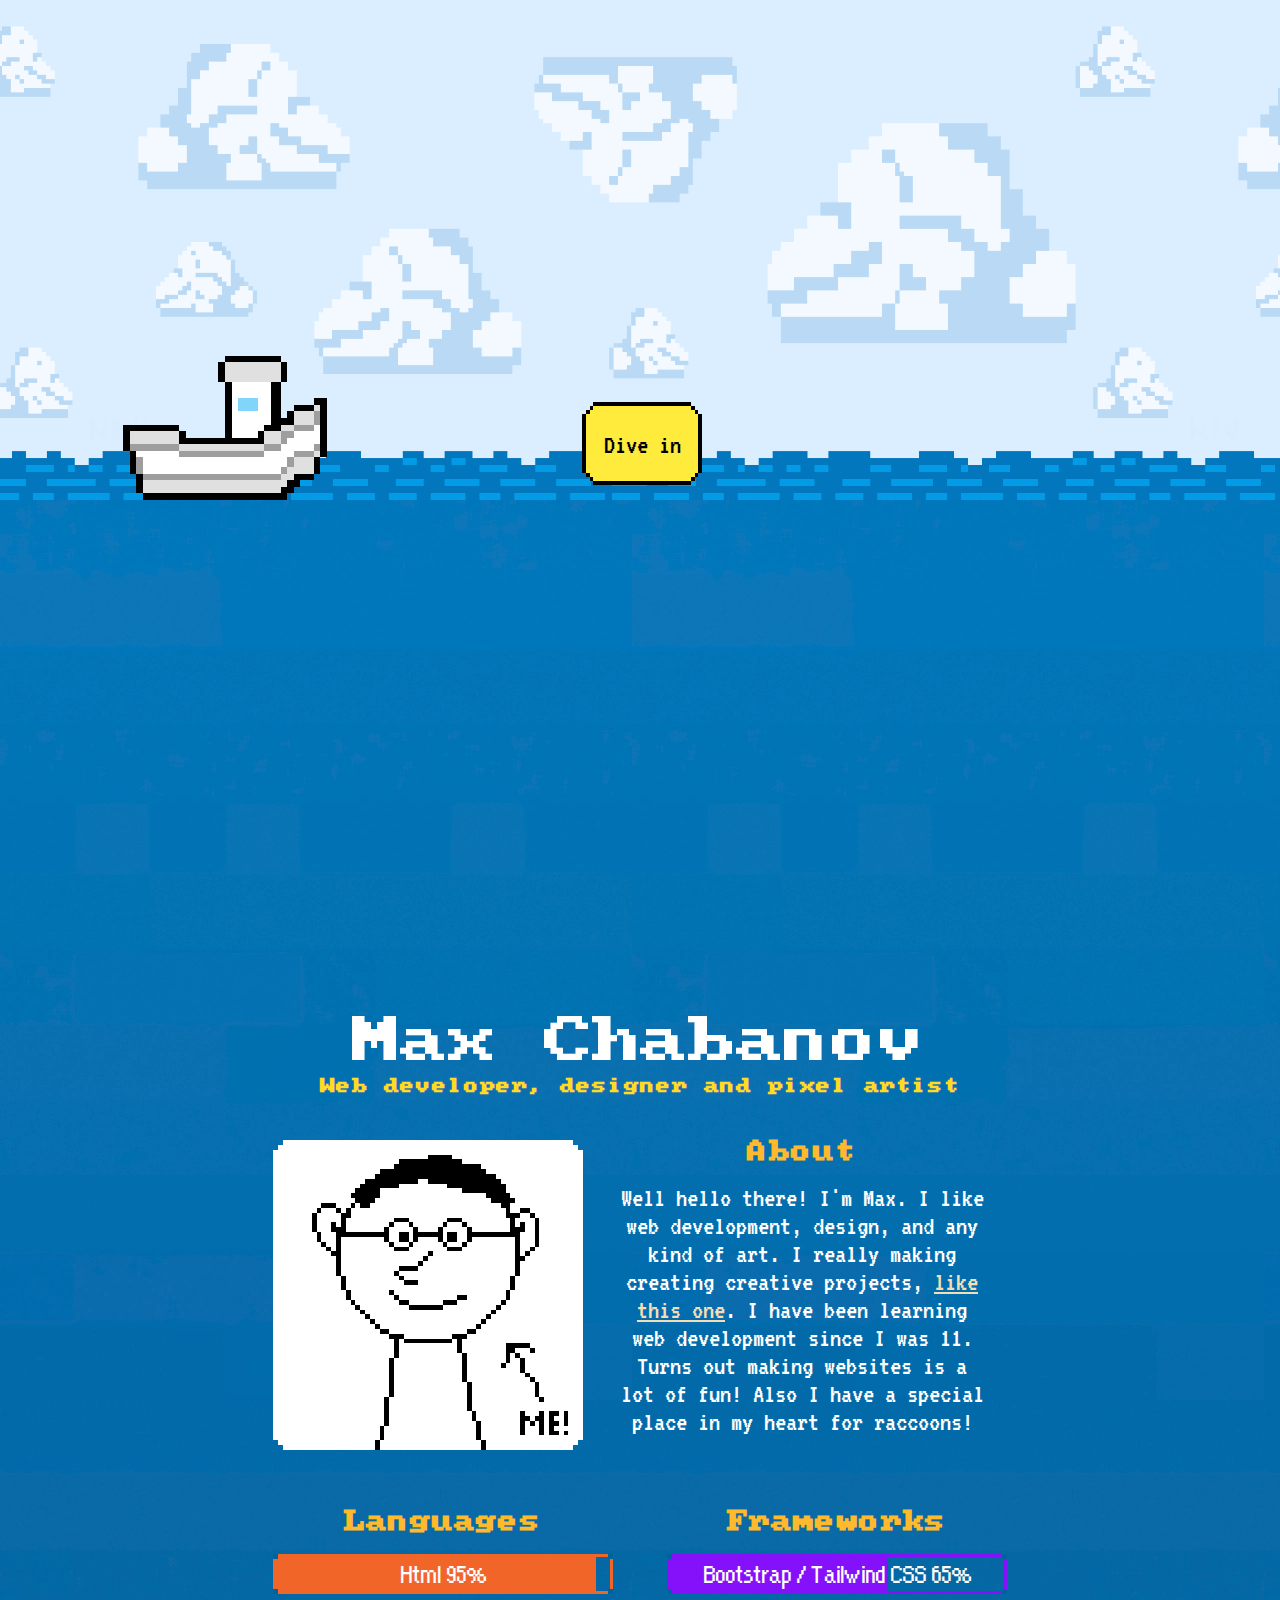
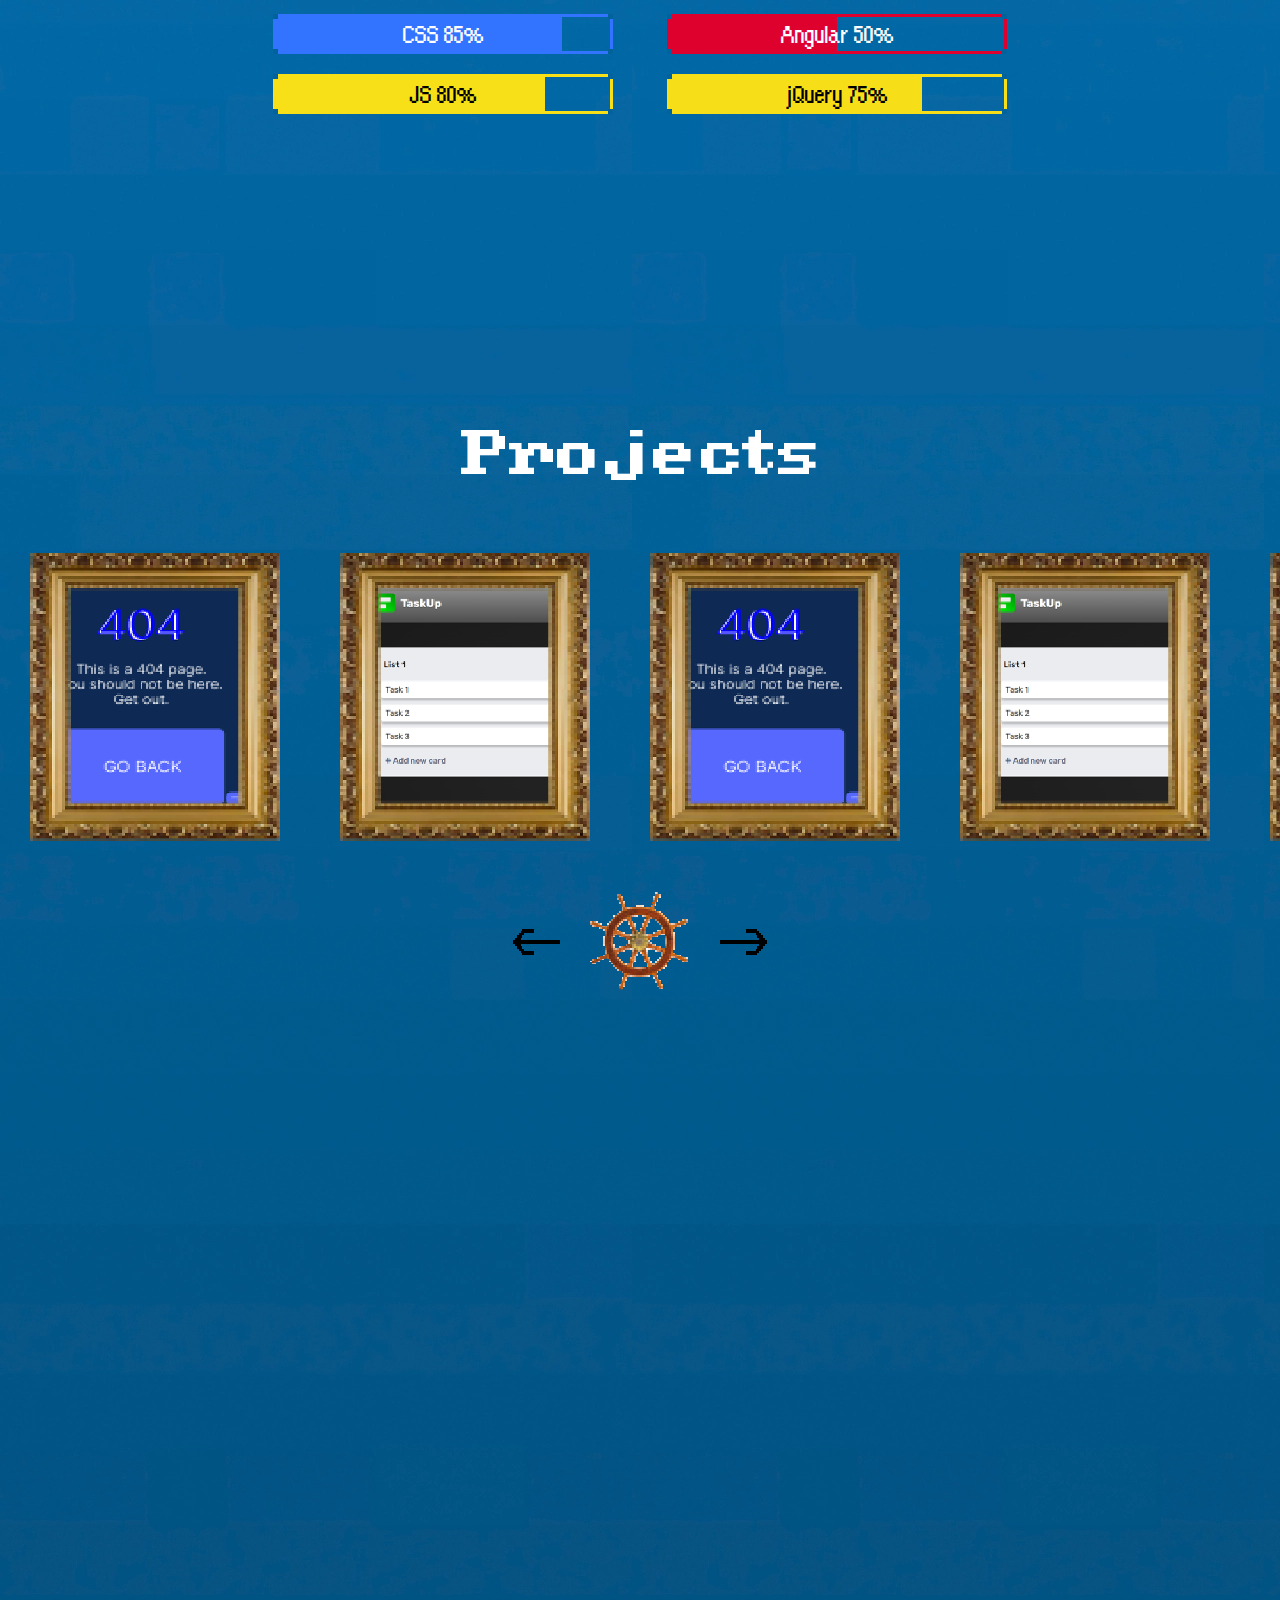
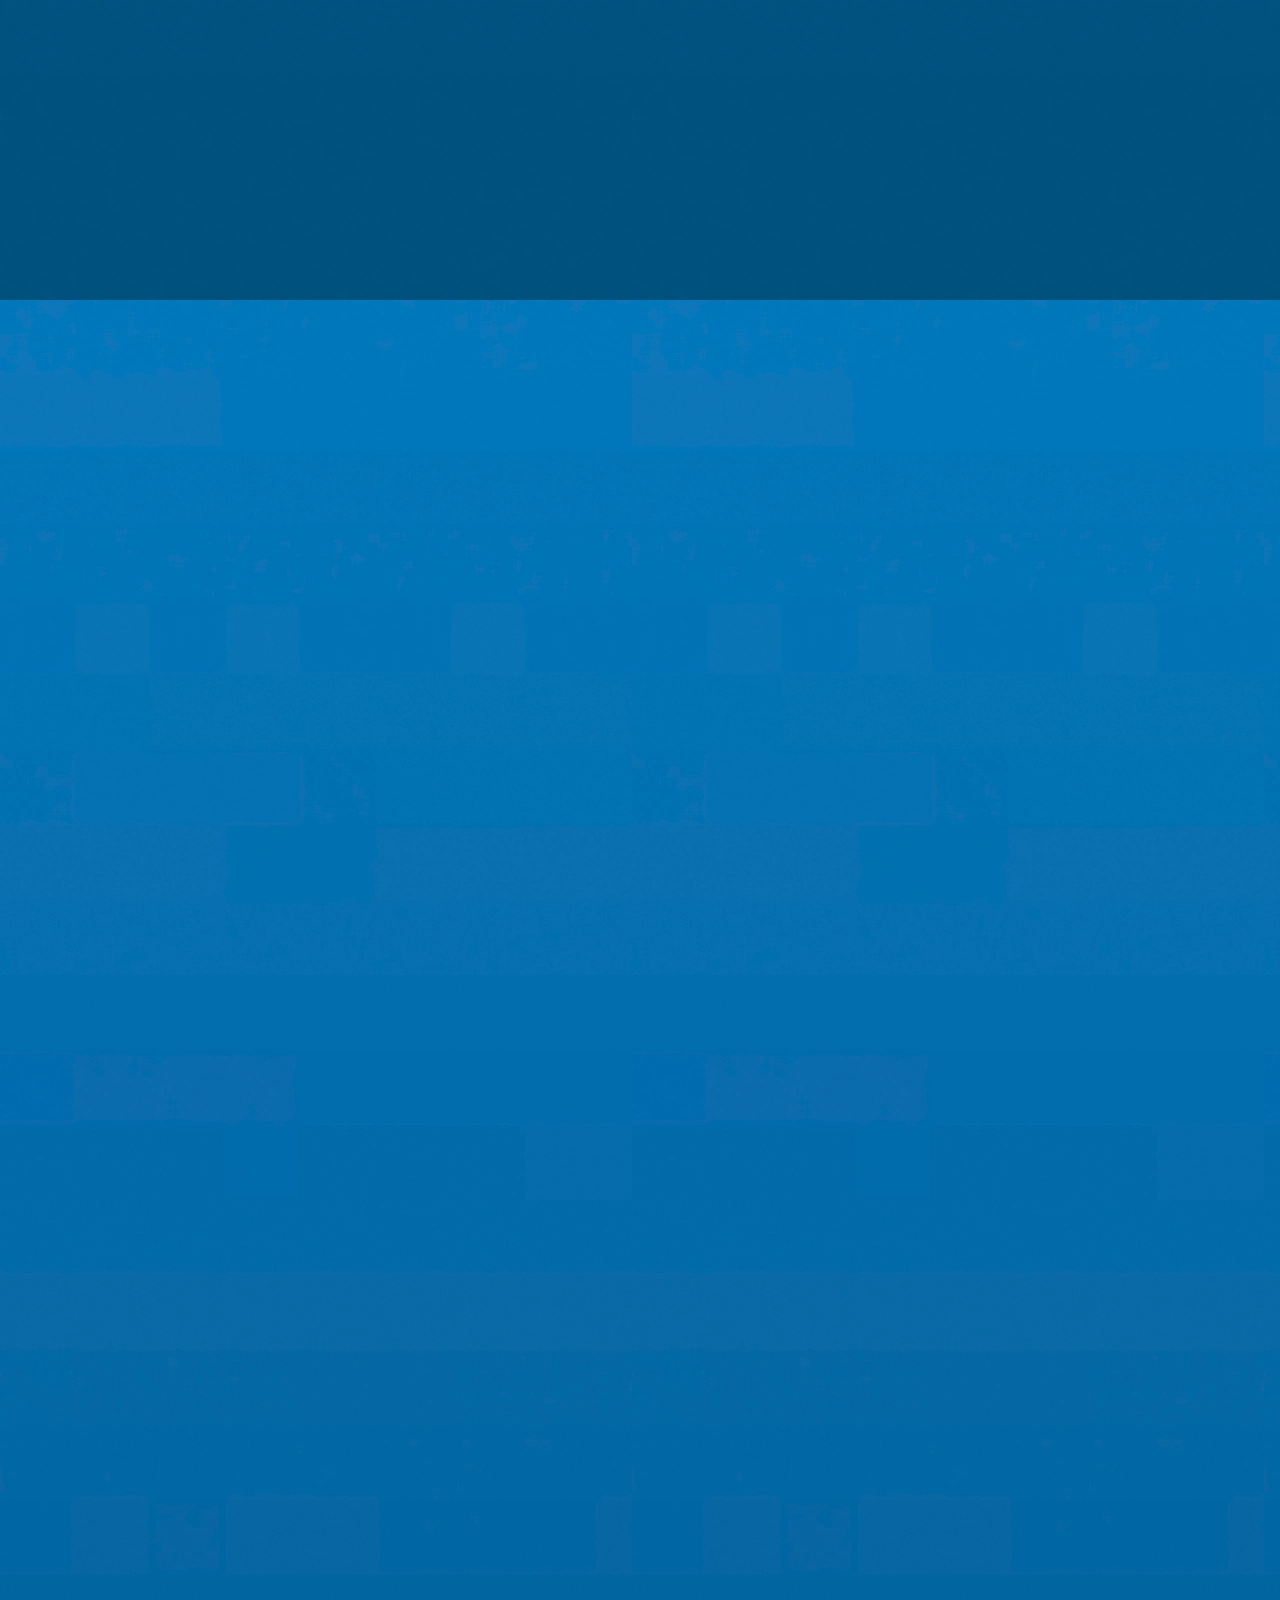
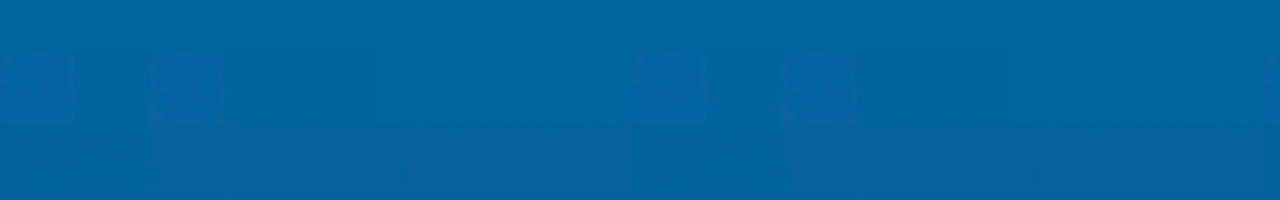
<file: index.html>
<!DOCTYPE html>
<html lang="en">
  <head>
    <meta charset="UTF-8" />
    <meta http-equiv="X-UA-Compatible" content="IE=edge" />
    <meta content="width=device-width, initial-scale=1.0" user-scalable="no" />
    <title>Max Chabanov</title>
    <link rel="icon" href="./assets/images/logo.svg" />
    <link rel="stylesheet" type="text/css" href="styles.css" />

    <!--===Fonts===-->
    <link rel="preconnect" href="https://fonts.googleapis.com" />
    <link rel="preconnect" href="https://fonts.gstatic.com" crossorigin />

    <link
      href="https://fonts.googleapis.com/css2?family=VT323&display=swap"
      rel="stylesheet"
    />
  </head>
  <body>
    <header>
      <img
        src="./assets/images/boat.png"
        alt="boat"
        class="boat"
        draggable="false"
      />
      <button class="dive-in-btn"><p>Dive in</p></button>
    </header>
    <main>
      <img
        src="assets/images/projects/arrow.png"
        alt="up"
        class="arrow arrow-nav arrow-up"
      />
      <img
        src="assets/images/projects/arrow.png"
        alt="down"
        class="arrow arrow-nav arrow-down"
      />

      <img
        src="assets/images/diver.png"
        alt="diver"
        class="diver"
        draggable="false"
      />

      <section class="about" id="about">
        <div class="anchor" id="anchor-about"></div>

        <div class="introduction">
          <h1 class="heading">Max Chabanov</h1>
          <h2 class="sub-heading sub-heading-name">
            Web developer, designer and pixel artist
          </h2>
        </div>
        <div class="info">
          <div class="photo-container">
            <img src="./assets/images/me.png" class="my-photo" alt="photo" />
          </div>

          <div class="general-info">
            <h2 class="sub-heading">About</h2>
            <p class="general-info-text">
              Well hello there! I'm Max. I like web development, design, and any
              kind of art. I really making creating creative projects,
              <a href="https://hackathon404-raccoon.vercel.app/" target="_blank"
                >like this one</a
              >. I have been learning web development since I was 11. Turns out
              making websites is a lot of fun! Also I have a special place in my
              heart for raccoons!
            </p>
          </div>
        </div>

        <div class="skills-info">
          <h2 class="sub-heading">Languages</h2>

          <div class="skill skill-html">
            <div class="pixel pixel-top-left"></div>
            <div class="pixel pixel-top-right"></div>
            <div class="pixel pixel-bottom-left"></div>
            <div class="pixel pixel-bottom-right"></div>

            <p>Html <span class="number">95%</span></p>
          </div>

          <div class="skill skill-css">
            <div class="pixel pixel-top-left"></div>
            <div class="pixel pixel-top-right"></div>
            <div class="pixel pixel-bottom-left"></div>
            <div class="pixel pixel-bottom-right"></div>

            <p>CSS <span class="number">85%</span></p>
          </div>

          <div class="skill skill-js">
            <div class="pixel pixel-top-left"></div>
            <div class="pixel pixel-top-right"></div>
            <div class="pixel pixel-bottom-left"></div>
            <div class="pixel pixel-bottom-right"></div>

            <p>JS <span class="number">80%</span></p>
          </div>
        </div>
        <div class="framework-info">
          <h2 class="sub-heading">Frameworks</h2>

          <div class="skill skill-css-framework">
            <div class="pixel pixel-top-left"></div>
            <div class="pixel pixel-top-right"></div>
            <div class="pixel pixel-bottom-left"></div>
            <div class="pixel pixel-bottom-right"></div>

            <p>Bootstrap / Tailwind CSS <span class="number">65%</span></p>
          </div>

          <div class="skill skill-angular">
            <div class="pixel pixel-top-left"></div>
            <div class="pixel pixel-top-right"></div>
            <div class="pixel pixel-bottom-left"></div>
            <div class="pixel pixel-bottom-right"></div>

            <p>Angular <span class="number">50%</span></p>
          </div>

          <div class="skill skill-jquery">
            <div class="pixel pixel-top-left"></div>
            <div class="pixel pixel-top-right"></div>
            <div class="pixel pixel-bottom-left"></div>
            <div class="pixel pixel-bottom-right"></div>

            <p>jQuery <span class="number">75%</span></p>
          </div>
        </div>
      </section>

      <section class="projects-section">
        <div class="anchor" id="anchor-projects"></div>

        <h1 class="heading" style="word-spacing: -50px">
          Proje
          <span style="letter-spacing: -8px">
            <span style="letter-spacing: -15px">c</span>ts</span
          >
        </h1>

        <div class="projects">
          <div class="project-1 project"></div>

          <div class="project-2 project"></div>

          <div class="project-1 project"></div>

          <div class="project-2 project"></div>

          <div class="project-1 project"></div>

          <div class="project-2 project"></div>

          <div class="project-1 project"></div>

          <div class="project-2 project"></div>
        </div>

        <div class="steering-wheel-container">
          <img
            src="assets/images/projects/arrow.png"
            alt="left"
            class="arrow arrow-left"
          />
          <img
            src="assets/images/projects/steering-wheel.png"
            alt="Steering Wheel"
            class="steering-wheel"
          />
          <img
            src="assets/images/projects/arrow.png"
            alt="right"
            class="arrow arrow-right"
          />
        </div>
      </section>
    </main>

    <script
      src="https://code.jquery.com/jquery-3.6.0.min.js"
      integrity="sha256-/xUj+3OJU5yExlq6GSYGSHk7tPXikynS7ogEvDej/m4="
      crossorigin="anonymous"
    ></script>

    <script type="text/javascript" src="scripts.js"></script>
  </body>
</html>
</file>
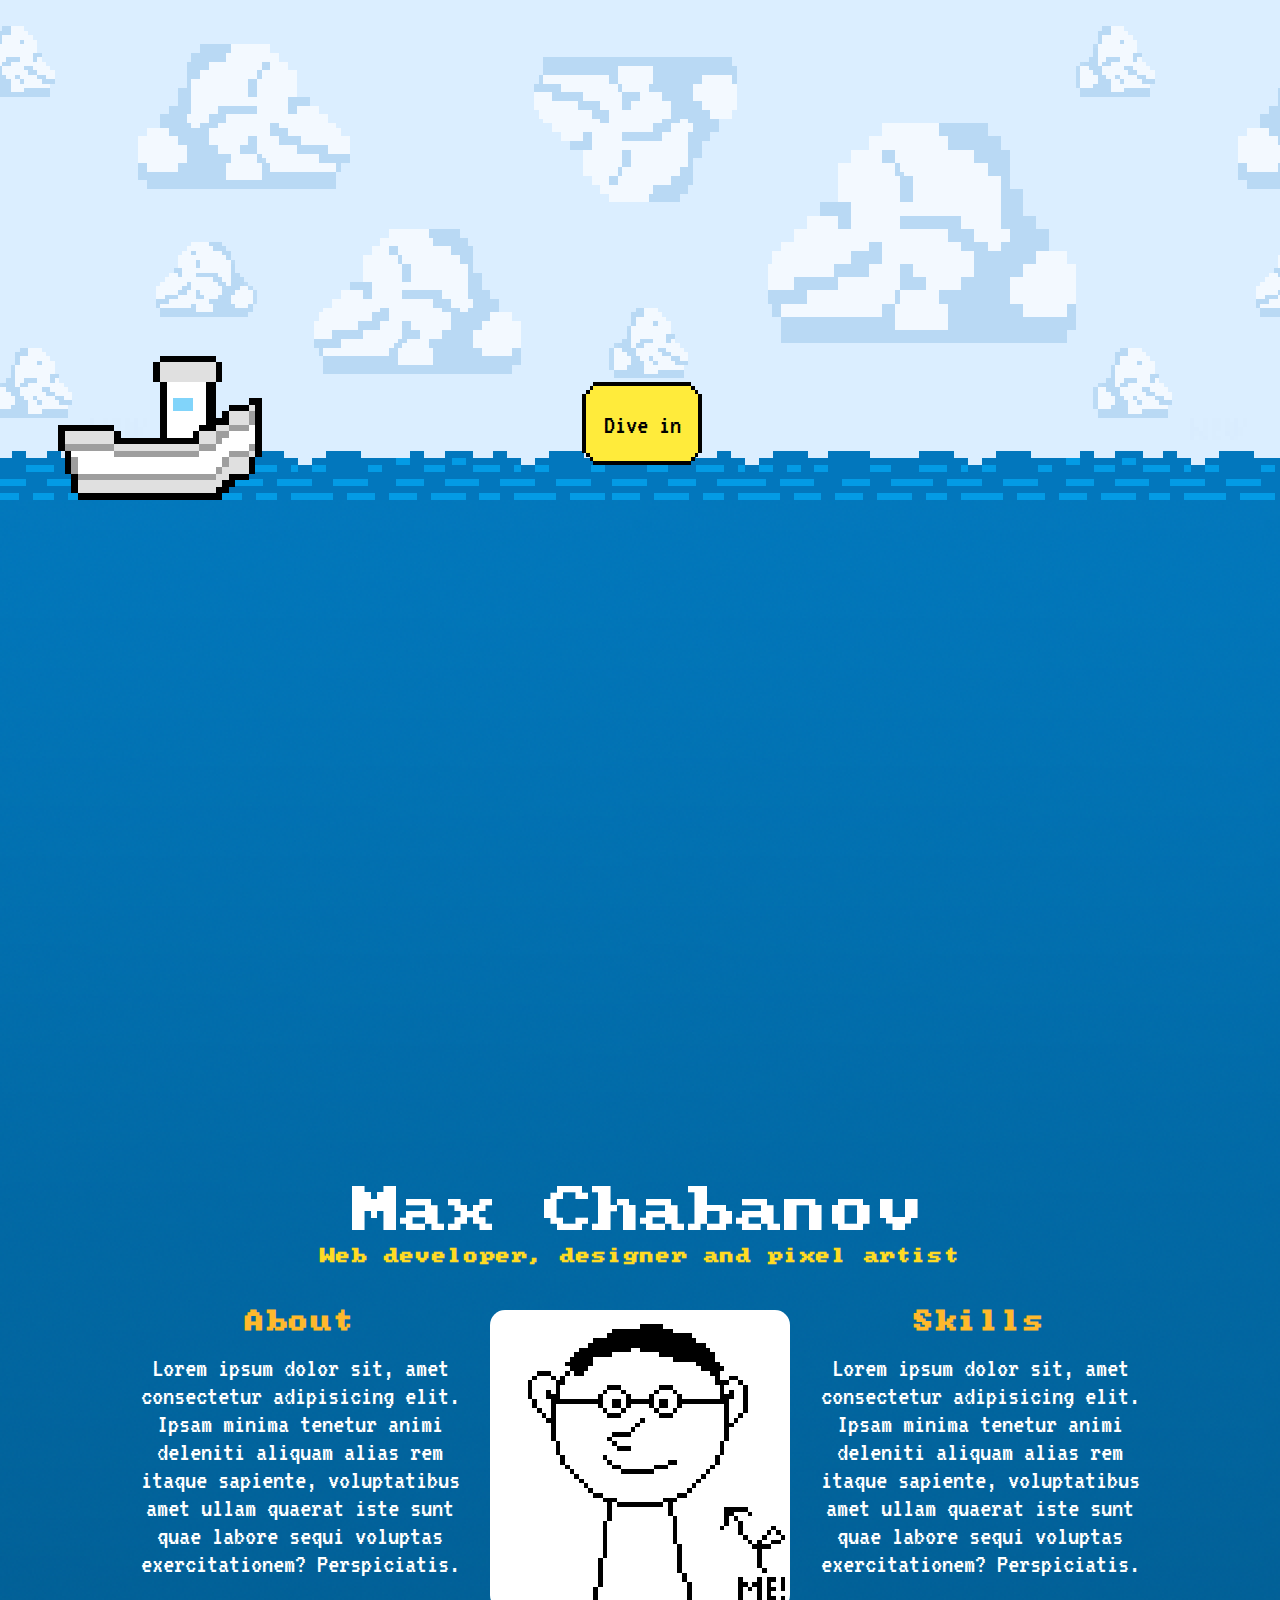
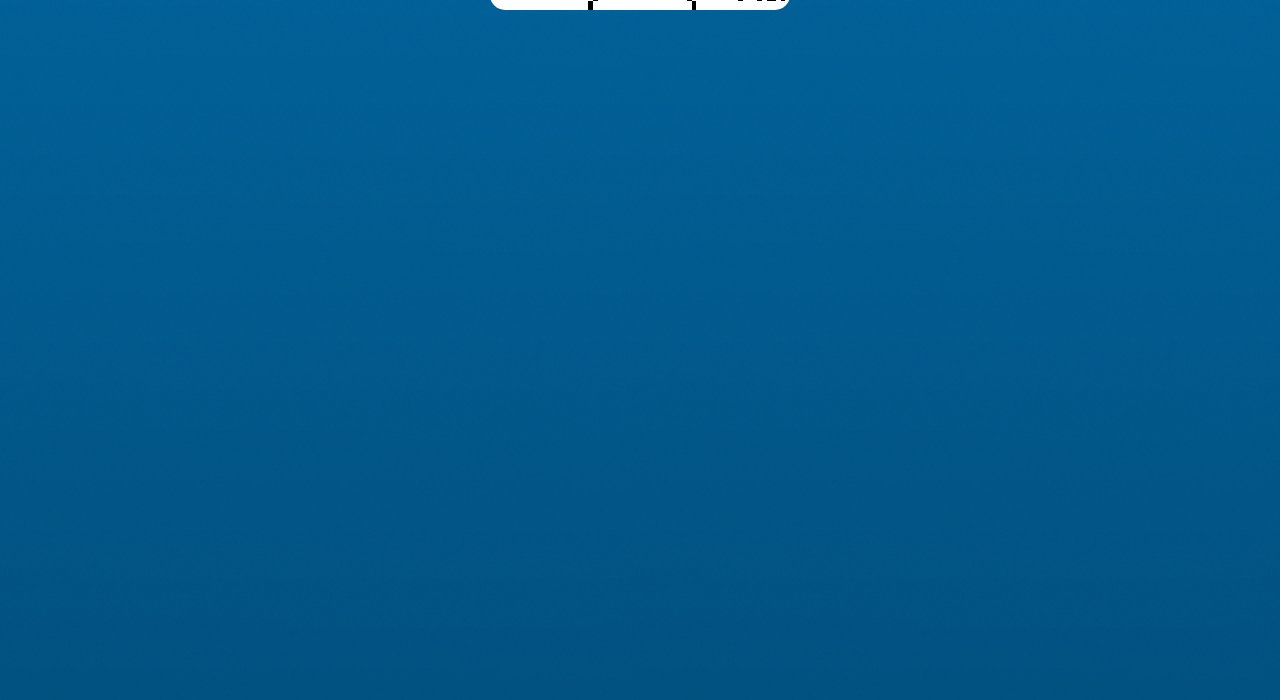
<file: src/index.html>
<!DOCTYPE html>
<html lang="en">
  <head>
    <meta charset="UTF-8" />
    <meta http-equiv="X-UA-Compatible" content="IE=edge" />
    <meta content="width=device-width, initial-scale=1.0" />
    <title>Max Chabanov</title>
    <link rel="icon" href="assets/images/logo.svg" />
    <link rel="stylesheet" type="text/css" href="styles.css" />

    <!--===Fonts===-->
    <link rel="preconnect" href="https://fonts.googleapis.com" />
    <link rel="preconnect" href="https://fonts.gstatic.com" crossorigin />

    <link
      href="https://fonts.googleapis.com/css2?family=Roboto:wght@100;300;400;500;700;900&display=swap"
      rel="stylesheet"
    />
    <link
      href="https://fonts.googleapis.com/css2?family=VT323&display=swap"
      rel="stylesheet"
    />
  </head>
  <body>
    <header>
      <img
        src="assets/images/boat.png"
        alt="boat"
        class="boat"
        draggable="false"
      />
      <button class="dive-in-btn"><p>Dive in</p></button>
    </header>
    <main>
      <section class="about" id="about">
        <div class="introduction">
          <h1 class="heading-name">Max Chabanov</h1>
          <h3 class="sub-heading sub-heading-name">
            Web developer, designer and pixel artist
          </h3>
        </div>
        <div class="info">
          <div class="general-info">
            <h3 class="sub-heading">About</h3>
            <p class="general-info-text">
              Lorem ipsum dolor sit, amet consectetur adipisicing elit. Ipsam
              minima tenetur animi deleniti aliquam alias rem itaque sapiente,
              voluptatibus amet ullam quaerat iste sunt quae labore sequi
              voluptas exercitationem? Perspiciatis.
            </p>
          </div>
          <div class="photo-container">
            <img src="assets/images/me.png" class="my-photo" alt="photo" />
          </div>
          <div class="skills-info">
            <h3 class="sub-heading">Skills</h3>

            <p class="skills-info-text">
              Lorem ipsum dolor sit, amet consectetur adipisicing elit. Ipsam
              minima tenetur animi deleniti aliquam alias rem itaque sapiente,
              voluptatibus amet ullam quaerat iste sunt quae labore sequi
              voluptas exercitationem? Perspiciatis.
            </p>
          </div>
        </div>
      </section>
      <!-- <section class="about">
        <h1 class="heading">Max Chabanov</h1>
        <h3>Web developer, pixel artist and designer</h3>
      </section> -->
    </main>

    <script
      src="https://code.jquery.com/jquery-3.6.0.min.js"
      integrity="sha256-/xUj+3OJU5yExlq6GSYGSHk7tPXikynS7ogEvDej/m4="
      crossorigin="anonymous"
    ></script>

    <script type="text/javascript" src="scripts.js"></script>
  </body>
</html>
</file>
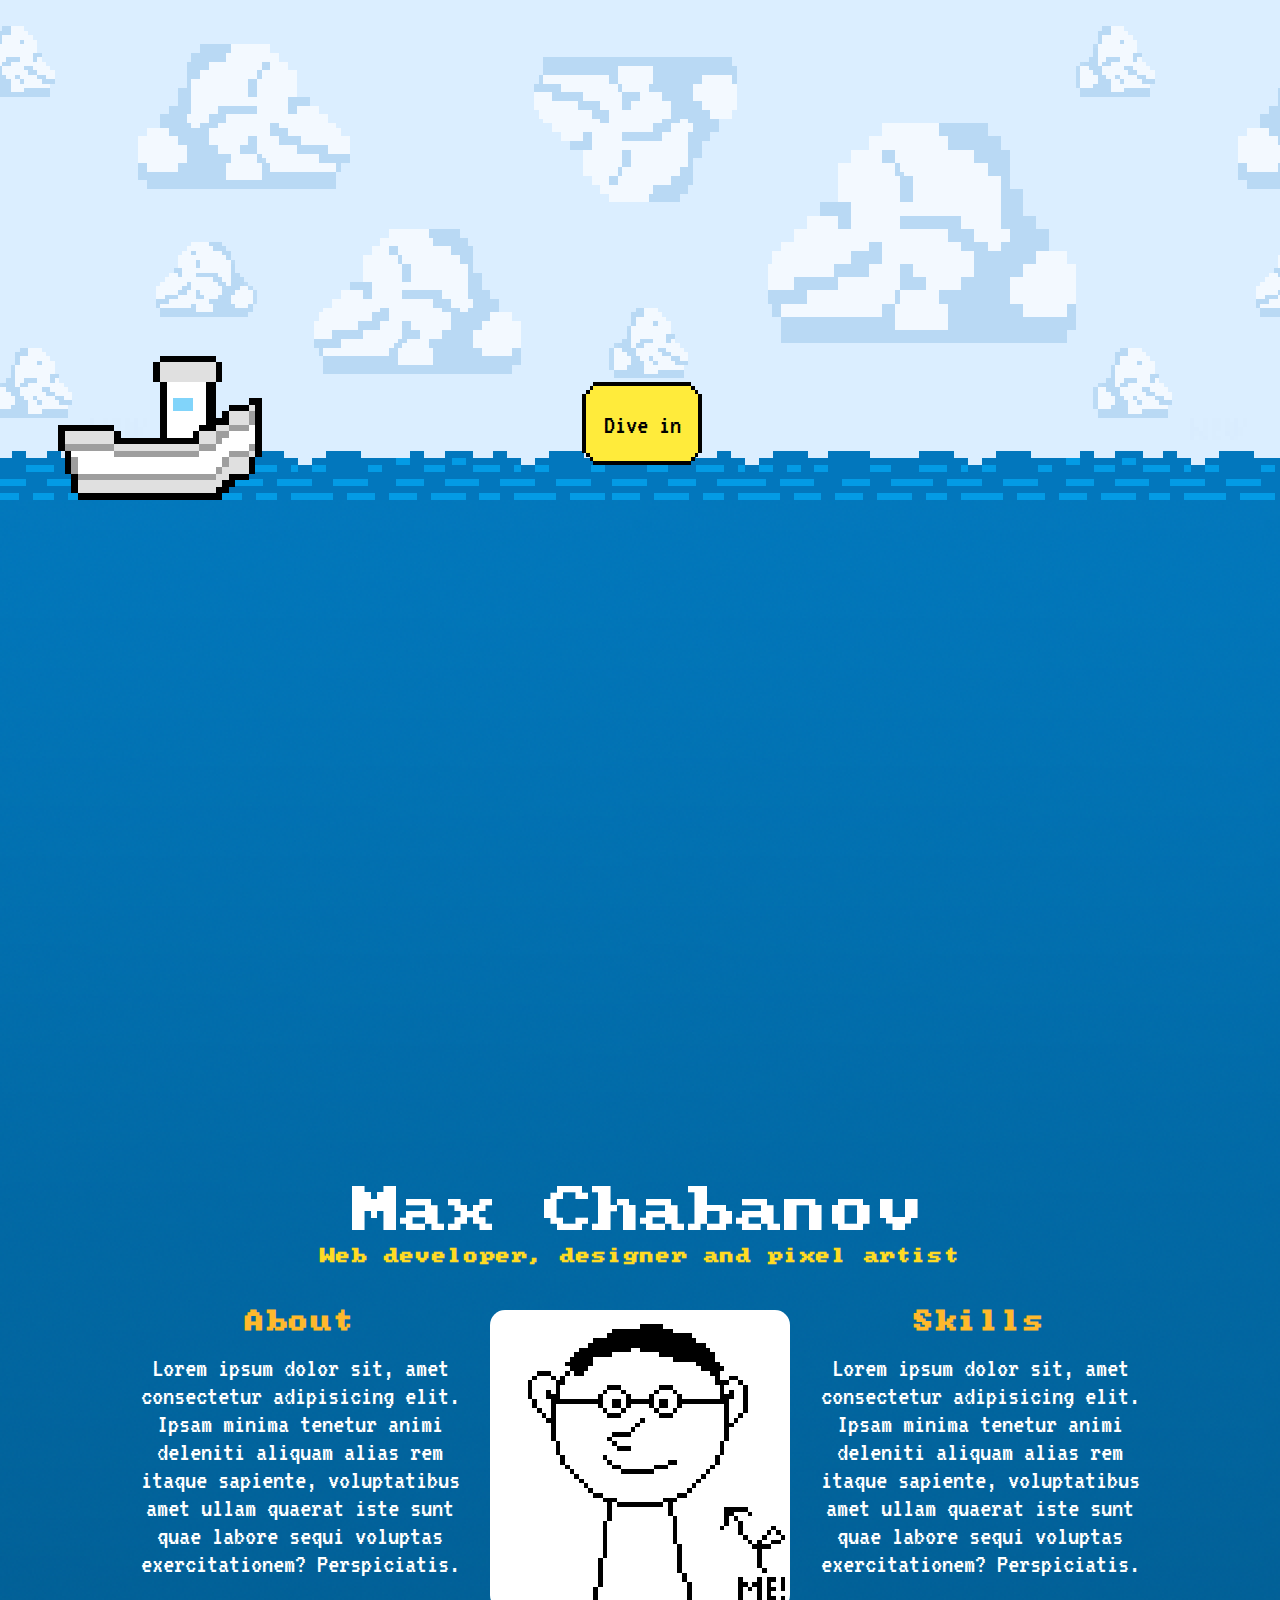
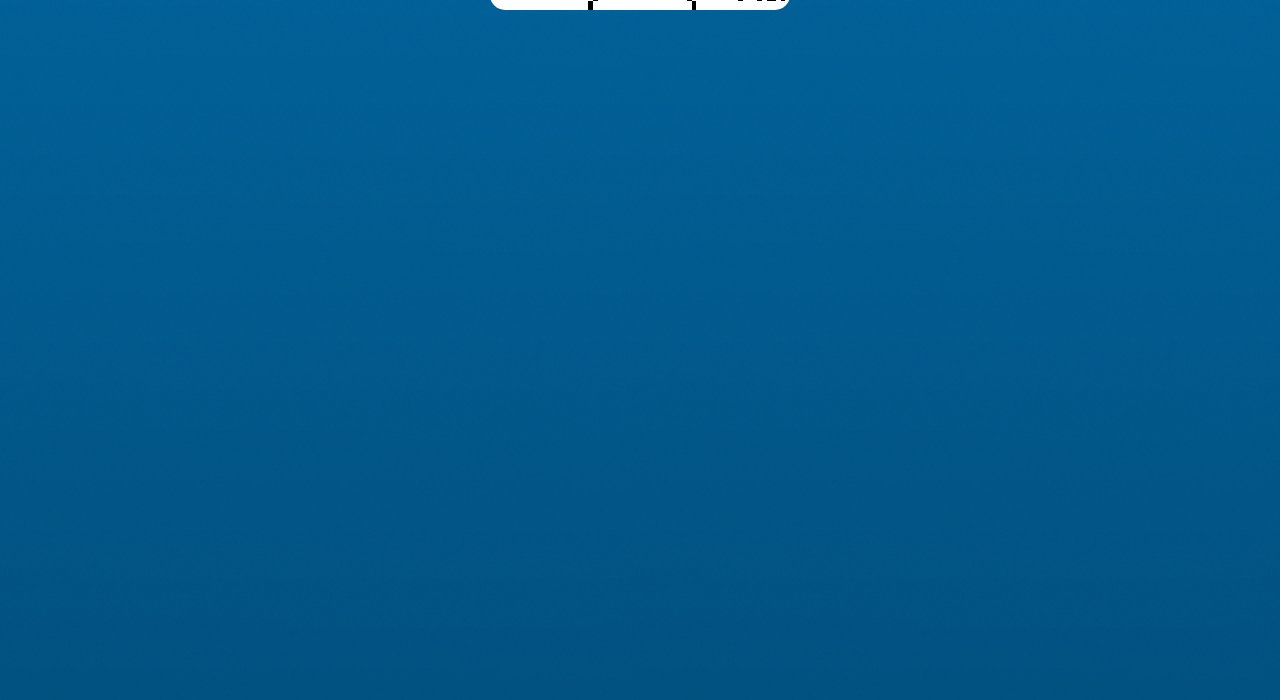
<file: src/app/index.html>
<!DOCTYPE html>
<html lang="en">
  <head>
    <meta charset="UTF-8" />
    <meta http-equiv="X-UA-Compatible" content="IE=edge" />
    <meta content="width=device-width, initial-scale=1.0" />
    <title>Max Chabanov</title>
    <link rel="icon" href="./assets/images/logo.svg" />
    <link rel="stylesheet" type="text/css" href="styles.css" />

    <!--===Fonts===-->
    <link rel="preconnect" href="https://fonts.googleapis.com" />
    <link rel="preconnect" href="https://fonts.gstatic.com" crossorigin />

    <link
      href="https://fonts.googleapis.com/css2?family=Roboto:wght@100;300;400;500;700;900&display=swap"
      rel="stylesheet"
    />
    <link
      href="https://fonts.googleapis.com/css2?family=VT323&display=swap"
      rel="stylesheet"
    />
  </head>
  <body>
    <header>
      <img
        src="../assets/images/boat.png"
        alt="boat"
        class="boat"
        draggable="false"
      />
      <button class="dive-in-btn"><p>Dive in</p></button>
    </header>
    <main>
      <section class="about" id="about">
        <div class="introduction">
          <h1 class="heading-name">Max Chabanov</h1>
          <h3 class="sub-heading sub-heading-name">
            Web developer, designer and pixel artist
          </h3>
        </div>
        <div class="info">
          <div class="general-info">
            <h3 class="sub-heading">About</h3>
            <p class="general-info-text">
              Lorem ipsum dolor sit, amet consectetur adipisicing elit. Ipsam
              minima tenetur animi deleniti aliquam alias rem itaque sapiente,
              voluptatibus amet ullam quaerat iste sunt quae labore sequi
              voluptas exercitationem? Perspiciatis.
            </p>
          </div>
          <div class="photo-container">
            <img src="../assets/images/me.png" class="my-photo" alt="photo" />
          </div>
          <div class="skills-info">
            <h3 class="sub-heading">Skills</h3>

            <p class="skills-info-text">
              Lorem ipsum dolor sit, amet consectetur adipisicing elit. Ipsam
              minima tenetur animi deleniti aliquam alias rem itaque sapiente,
              voluptatibus amet ullam quaerat iste sunt quae labore sequi
              voluptas exercitationem? Perspiciatis.
            </p>
          </div>
        </div>
      </section>
      <!-- <section class="about">
        <h1 class="heading">Max Chabanov</h1>
        <h3>Web developer, pixel artist and designer</h3>
      </section> -->
    </main>

    <script
      src="https://code.jquery.com/jquery-3.6.0.min.js"
      integrity="sha256-/xUj+3OJU5yExlq6GSYGSHk7tPXikynS7ogEvDej/m4="
      crossorigin="anonymous"
    ></script>

    <script type="text/javascript" src="scripts.js"></script>
  </body>
</html>
</file>
<file: styles.css>
/* =====Global===== */
* {
  margin: 0;
  padding: 0;
  box-sizing: border-box;
}

body {
  /* overflow: hidden; */
  overflow-x: hidden;
  scroll-behavior: smooth;

  font-family: "Roboto";
  image-rendering: pixelated;

  color: white;
}

:root {
  --text-light: hsl(190, 77%, 88%);
  --sky-bg: hsl(208deg 100% 93%);
  --background: linear-gradient(
    180deg,
    hsl(202deg 98% 37%),
    hsl(202deg 98% 25%)
  );

  --text-lg: 50px;
  --text-big: 22px;
}

a {
  color: wheat;
}
a:hover {
  color: hsl(39, 80%, 76%);
}

.anchor {
  width: 100%;
  height: 5px;

  margin-bottom: 10px;
}

@font-face {
  font-family: "heading-pixel";
  src: url(./assets/fonts/pcsenior.ttf);
}

@font-face {
  font-family: "subheading-pixel";
  src: url(./assets/fonts/FFFFORWA.TTF);
}

@font-face {
  font-family: "text-pixel";
  src: url(./assets/fonts/orange-kid.ttf);
}

/* Scrollbar */
::-webkit-scrollbar {
  width: 0;
}
::-webkit-scrollbar-track {
  width: 0;
}

/* Diver */
.diver {
  width: 60px;

  position: fixed;
  left: 150px;
  top: calc(50% - 80px);

  transition: 500ms;

  transform: scale(-1, 0);
  z-index: 0;

  animation-direction: forwards;
}

/* =====Header===== */
header {
  position: relative;

  display: flex;

  height: 500px;

  align-items: flex-end;

  background-color: var(--sky-bg);
  background-repeat: repeat-x;
  background-image: url(./assets/images/waves.png),
    url(./assets/images/clouds.png);
  background-position: bottom, top;
  background-size: 670px, 1100px;

  animation: waves 3s linear infinite forwards,
    clouds 400s linear infinite forwards;

  image-rendering: auto;
}

.boat {
  width: 210px;
  height: 210px;

  margin-left: 120px;

  animation: float 3s linear infinite;

  image-rendering: pixelated;
  z-index: 1;
}

.dive-in-btn {
  position: absolute;
  left: calc(50% - 78px);

  border: none;

  background-image: url(./assets/images/button.png);
  background-repeat: no-repeat;
  background-position: top;
  background-size: 120px;
  background-color: transparent;

  padding: 40px 40px 41px 42px;

  user-select: none;

  cursor: pointer;

  animation: float 3s linear infinite;

  image-rendering: pixelated;
}

.dive-in-btn p {
  font-size: 28px;
  font-family: "VT323";
}

.dive-in-btn:hover {
  background-position: bottom;
}

/* ===== Main ===== */
main {
  display: flex;
  flex-direction: column;
  height: 500vh;

  align-items: center;

  background: url(./assets/images/bg.webp);
}

/* about section */

.about {
  margin-top: 500px;
}

.introduction {
  display: flex;

  flex-direction: column;
  align-items: center;
}

.heading {
  display: flex;
  justify-content: center;

  color: white;
  font-size: var(--text-lg);
  font-weight: 500;
  font-family: "heading-pixel";
  letter-spacing: -2px;
}

.sub-heading {
  color: #ffb92c;

  font-size: var(--text-big);
  letter-spacing: 0;
  font-family: "heading-pixel";
}

.sub-heading-name {
  color: #ffdb24;

  margin-top: 10px;

  font-family: "heading-pixel";
  font-size: 16px;
  letter-spacing: 0px;
}

.info {
  width: 50vw;

  display: flex;

  justify-content: space-between;

  color: white;

  margin-top: 45px;

  font-family: "VT323";
  font-size: 28px;
}

/* general info */
.general-info,
.skills-info,
.framework-info {
  max-width: 370px;

  display: inline-flex;

  margin-right: 20px;

  flex-direction: column;
  align-items: center;

  text-align: center;
}

.framework-info {
  margin-left: 50px;
  margin-right: 0px;
}

.general-info-text,
.skills-info-text {
  font-size: 28px;
  margin-top: 20px;
}

/* photo */

.photo-container {
  height: 310px;

  position: relative;
}

.my-photo {
  width: 310px;
}

/* skills info */
.skills-info {
  margin-top: 60px;
  margin-right: 0;
}

.skill {
  position: relative;

  width: 340px;
  height: 40px;

  display: flex;

  align-items: center;
  justify-content: center;

  margin-top: 20px;
  padding-bottom: 4px;

  font-family: "text-pixel";
  font-size: 28px;

  outline-offset: -3px;
}

.pixel {
  position: absolute;

  width: 5px;
  height: 5px;

  background: #01629c;
}

.pixel-top-left {
  top: 0;
  left: 0;
}

.pixel-top-right {
  top: 0;
  left: calc(100% - 5px);
}

.pixel-bottom-left {
  top: calc(100% - 5px);
  left: 0;
}

.pixel-bottom-right {
  top: calc(100% - 5px);
  left: calc(100% - 5px);
}

.skill-html {
  background: linear-gradient(to right, #f16529 95%, transparent 0%);
  outline: solid #f16529;
}
.skill-css {
  background: linear-gradient(to right, #3273ff 85%, transparent 0%);
  outline: solid #3273ff;
}
.skill-js {
  background: linear-gradient(to right, #f7e018 80%, transparent 0%);
  outline: solid #f7e018;
  color: black;
}

.skill-css-framework {
  background: linear-gradient(to right, #8411fa 65%, transparent 0%);
  outline: solid #8411fa;
}
.skill-angular {
  background: linear-gradient(to right, #de002d 50%, transparent 0%);
  outline: solid #de002d;
}
.skill-jquery {
  background: linear-gradient(to right, #f6df18 75%, transparent 0%);
  outline: solid #f6df18;
  color: black;
}

/* projects section */
.projects-section {
  max-width: 100vw;

  margin-top: 300px;
}

.projects {
  width: 200vw;
  max-width: 300vw;

  display: flex;

  margin-top: 70px;

  transition: 1s;
}

.project {
  display: flex;
  justify-content: center;
  align-items: center;

  width: 250px;
  height: 290px;

  background-repeat: no-repeat;
  background-size: 250px, 210px;
  background-position: center;
  margin: 0 30px;
}

.project-1 {
  background-image: url(assets/images/projects/frame.png),
    url(assets/images/projects/project-404.png);
}

.project-2 {
  background-image: url(assets/images/projects/frame.png),
    url(assets/images/projects/project-trello.png);
}

.project-img {
  width: 170px;
  height: 220px;
}

.steering-wheel-container {
  display: flex;
  justify-content: center;
  align-items: center;
  margin-top: 50px;
}
.steering-wheel {
  width: 100px;
}

.arrow {
  width: 70px;
  height: 60px;

  margin: 0 25px;

  cursor: pointer;

  transition: left 1s, height 300ms;
}
.arrow-left {
  transform: rotate(90deg);
}
.arrow-right {
  transform: rotate(-90deg);
}

.arrow-right:hover,
.arrow-left:hover {
  height: 65px;
}

.arrow-nav {
  position: fixed;
  left: -100%;
  top: 10px;

  margin: 0;
}

.arrow-up {
  transform: rotate(-180deg);
}
.arrow-up:hover {
  height: 65px;
}

.arrow-down {
  top: calc(100% - 70px);
}
.arrow-down:hover {
  height: 65px;
}

/* Responsive */
@media screen and (min-width: 865px) {
  .info {
    width: auto;
  }
}

/* Keyframes */

@keyframes float {
  0% {
    margin-bottom: 15px;
  }
  50% {
    margin-bottom: 20px;
  }
  100% {
    margin-bottom: 15px;
  }
}

/* Animations */
@keyframes waves {
  0% {
    background-position-y: 285px, top;
  }
  50% {
    background-position-y: bottom, top;
  }
  100% {
    background-position-y: 285px, top;
  }
}

@keyframes clouds {
  0% {
    background-position-x: center, 0px;
  }
  100% {
    background-position-x: center, 1100px;
  }
}

@keyframes appear {
  0% {
    transform: scale(-1, 0);
    top: calc(65% - 80px);
  }
  20% {
    transform: scale(-1, 1);
    top: calc(57% - 80px);
  }
  45% {
    transform: scale(-1.2, 1);
  }
  46% {
    transform: scale(-1, 1);
  }
  100% {
    transform: scale(-1, 1);
    top: calc(57% - 80px);
  }
}

@keyframes dive {
  0% {
    top: calc(57% - 80px);
    transform: scale(-1, 1);
  }
  80% {
    top: calc(57% - 80px);
    transform: scale(-1, 0.6);
  }
  90% {
    top: calc(57% - 80px);
    transform: scale(-1, 1.1);
  }
  100% {
    top: calc(57% - 80px);
    transform: scale(-1, 1.1);
  }
}

@keyframes jump {
  0% {
    transform: scale(-1, 1) rotate(0deg);
    top: calc(57% - 80px);
  }
  30% {
    top: calc(45% - 80px);
  }
  100% {
    transform: scale(-1, 1) rotate(360deg);
    left: 20px;
    top: calc(70% - 80px);
  }
}

@keyframes swimUp {
  0% {
    top: calc(70% - 80px);
    transform: scale(-1, 1);
  }
  100% {
    top: calc(50% - 60px);
    transform: scale(1, 1);
  }
}
</file>
<file: src/styles.css>
/* =====Global===== */
* {
  margin: 0;
  padding: 0;
  box-sizing: border-box;
}

body {
  /* overflow: hidden; */
  scroll-behavior: smooth;

  font-family: "Roboto";
  image-rendering: pixelated;
}

:root {
  --text-light: hsl(190, 77%, 88%);
  --sky-bg: hsl(208deg 100% 93%);
  --background: linear-gradient(
    180deg,
    hsl(202deg 98% 37%),
    hsl(202deg 98% 25%)
  );

  --text-lg: 50px;
  --text-big: 22px;
}

@font-face {
  font-family: "heading-pixel";
  src: url(assets/fonts/pcsenior.ttf);
}

@font-face {
  font-family: "subheading-pixel";
  src: url(assets/fonts/FFFFORWA.TTF);
}

@font-face {
  font-family: "text-pixel";
  src: url(assets/fonts/prstart.ttf);
}

/* Scrollbar */
::-webkit-scrollbar {
  width: 0;
}

/* =====Header===== */
header {
  position: relative;

  display: flex;

  height: 500px;

  align-items: flex-end;

  background-color: var(--sky-bg);
  background-repeat: repeat-x;
  background-image: url(assets/images/waves.png), url(assets/images/clouds.png);
  background-position: bottom, top;
  background-size: 670px, 1100px;
}

.clouds {
  width: 100vw;
  display: flex;
}

.boat {
  width: 210px;
  height: 210px;

  margin-left: 55px;

  animation: float 3s linear infinite;
}

.dive-in-btn {
  position: absolute;
  left: calc(50% - 78px);

  border: none;
  border-radius: 5px;

  background-image: url(assets/images/button.png);
  background-repeat: no-repeat;
  background-position: top;
  background-size: 120px;
  background-color: transparent;

  margin-bottom: 20px;

  padding: 40px 40px 41px 42px;

  user-select: none;

  cursor: pointer;

  animation: float 2s linear 1s infinite;
}

.dive-in-btn p {
  font-size: 28px;
  font-family: "VT323";
}

.dive-in-btn:hover {
  background-position: bottom;
}

/* ===== Main ===== */
main {
  display: flex;
  flex-direction: column;
  height: 200vh;

  align-items: center;
  justify-content: center;

  background: url(assets/images/bg.png);
}

/* 1 section */
.about {
  color: white;

  font-family: "Roboto";
}

.introduction {
  display: flex;

  flex-direction: column;
  align-items: center;
}

.heading-name {
  font-size: var(--text-lg);
  font-weight: 500;
  font-family: "heading-pixel";
  letter-spacing: -2px;
}

.sub-heading {
  color: #ffb92c;

  font-size: var(--text-big);
  letter-spacing: 0;
  font-family: "heading-pixel";
}

.sub-heading-name {
  color: #ffdb24;

  margin-top: 10px;

  font-family: "heading-pixel";
  font-size: 16px;
  letter-spacing: 0px;
}

.info {
  width: 50vw;

  display: flex;

  justify-content: space-between;

  color: white;

  margin-top: 45px;

  font-family: "VT323";
  font-size: 28px;
}

/* general info */
.general-info,
.skills-info {
  max-width: 340px;

  display: flex;

  margin-right: 20px;

  flex-direction: column;
  align-items: center;

  text-align: center;
}

.general-info-text,
.skills-info-text {
  margin-top: 20px;
}

/* photo */

.my-photo {
  width: 300px;

  background-color: white;

  border-radius: 5%;
}

.arrow-me {
  position: absolute;
}

/* skills info */
.skills-info {
  margin-left: 20px;
  margin-right: 0;
}

/* skills */

.skills-list {
  text-align: left;
}

@keyframes float {
  0% {
    margin-bottom: 20px;
  }
  50% {
    margin-bottom: 25px;
  }
  100% {
    margin-bottom: 20px;
  }
}

/* Responsive */
@media screen and (min-width: 865px) {
  .info {
    width: auto;
  }
}
</file>
<file: src/app/styles.css>
/* =====Global===== */
* {
  margin: 0;
  padding: 0;
  box-sizing: border-box;
}

body {
  /* overflow: hidden; */
  scroll-behavior: smooth;

  font-family: "Roboto";
  image-rendering: pixelated;
}

:root {
  --text-light: hsl(190, 77%, 88%);
  --sky-bg: hsl(208deg 100% 93%);
  --background: linear-gradient(
    180deg,
    hsl(202deg 98% 37%),
    hsl(202deg 98% 25%)
  );

  --text-lg: 50px;
  --text-big: 22px;
}

@font-face {
  font-family: "heading-pixel";
  src: url(../assets/fonts/pcsenior.ttf);
}

@font-face {
  font-family: "subheading-pixel";
  src: url(../assets/fonts/FFFFORWA.TTF);
}

@font-face {
  font-family: "text-pixel";
  src: url(../assets/fonts/prstart.ttf);
}

/* Scrollbar */
::-webkit-scrollbar {
  width: 0;
}

/* =====Header===== */
header {
  position: relative;

  display: flex;

  height: 500px;

  align-items: flex-end;

  background-color: var(--sky-bg);
  background-repeat: repeat-x;
  background-image: url(../assets/images/waves.png),
    url(../assets/images/clouds.png);
  background-position: bottom, top;
  background-size: 670px, 1100px;
}

.clouds {
  width: 100vw;
  display: flex;
}

.boat {
  width: 210px;
  height: 210px;

  margin-left: 55px;

  animation: float 3s linear infinite;
}

.dive-in-btn {
  position: absolute;
  left: calc(50% - 78px);

  border: none;
  border-radius: 5px;

  background-image: url(../assets/images/button.png);
  background-repeat: no-repeat;
  background-position: top;
  background-size: 120px;
  background-color: transparent;

  margin-bottom: 20px;

  padding: 40px 40px 41px 42px;

  user-select: none;

  cursor: pointer;

  animation: float 2s linear 1s infinite;
}

.dive-in-btn p {
  font-size: 28px;
  font-family: "VT323";
}

.dive-in-btn:hover {
  background-position: bottom;
}

/* ===== Main ===== */
main {
  display: flex;
  flex-direction: column;
  height: 200vh;

  align-items: center;
  justify-content: center;

  background: url(../assets/images/bg.png);
}

/* 1 section */
.about {
  color: white;

  font-family: "Roboto";
}

.introduction {
  display: flex;

  flex-direction: column;
  align-items: center;
}

.heading-name {
  font-size: var(--text-lg);
  font-weight: 500;
  font-family: "heading-pixel";
  letter-spacing: -2px;
}

.sub-heading {
  color: #ffb92c;

  font-size: var(--text-big);
  letter-spacing: 0;
  font-family: "heading-pixel";
}

.sub-heading-name {
  color: #ffdb24;

  margin-top: 10px;

  font-family: "heading-pixel";
  font-size: 16px;
  letter-spacing: 0px;
}

.info {
  width: 50vw;

  display: flex;

  justify-content: space-between;

  color: white;

  margin-top: 45px;

  font-family: "VT323";
  font-size: 28px;
}

/* general info */
.general-info,
.skills-info {
  max-width: 340px;

  display: flex;

  margin-right: 20px;

  flex-direction: column;
  align-items: center;

  text-align: center;
}

.general-info-text,
.skills-info-text {
  margin-top: 20px;
}

/* photo */

.my-photo {
  width: 300px;

  background-color: white;

  border-radius: 5%;
}

.arrow-me {
  position: absolute;
}

/* skills info */
.skills-info {
  margin-left: 20px;
  margin-right: 0;
}

/* skills */

.skills-list {
  text-align: left;
}

@keyframes float {
  0% {
    margin-bottom: 20px;
  }
  50% {
    margin-bottom: 25px;
  }
  100% {
    margin-bottom: 20px;
  }
}

/* Responsive */
@media screen and (min-width: 865px) {
  .info {
    width: auto;
  }
}
</file>
